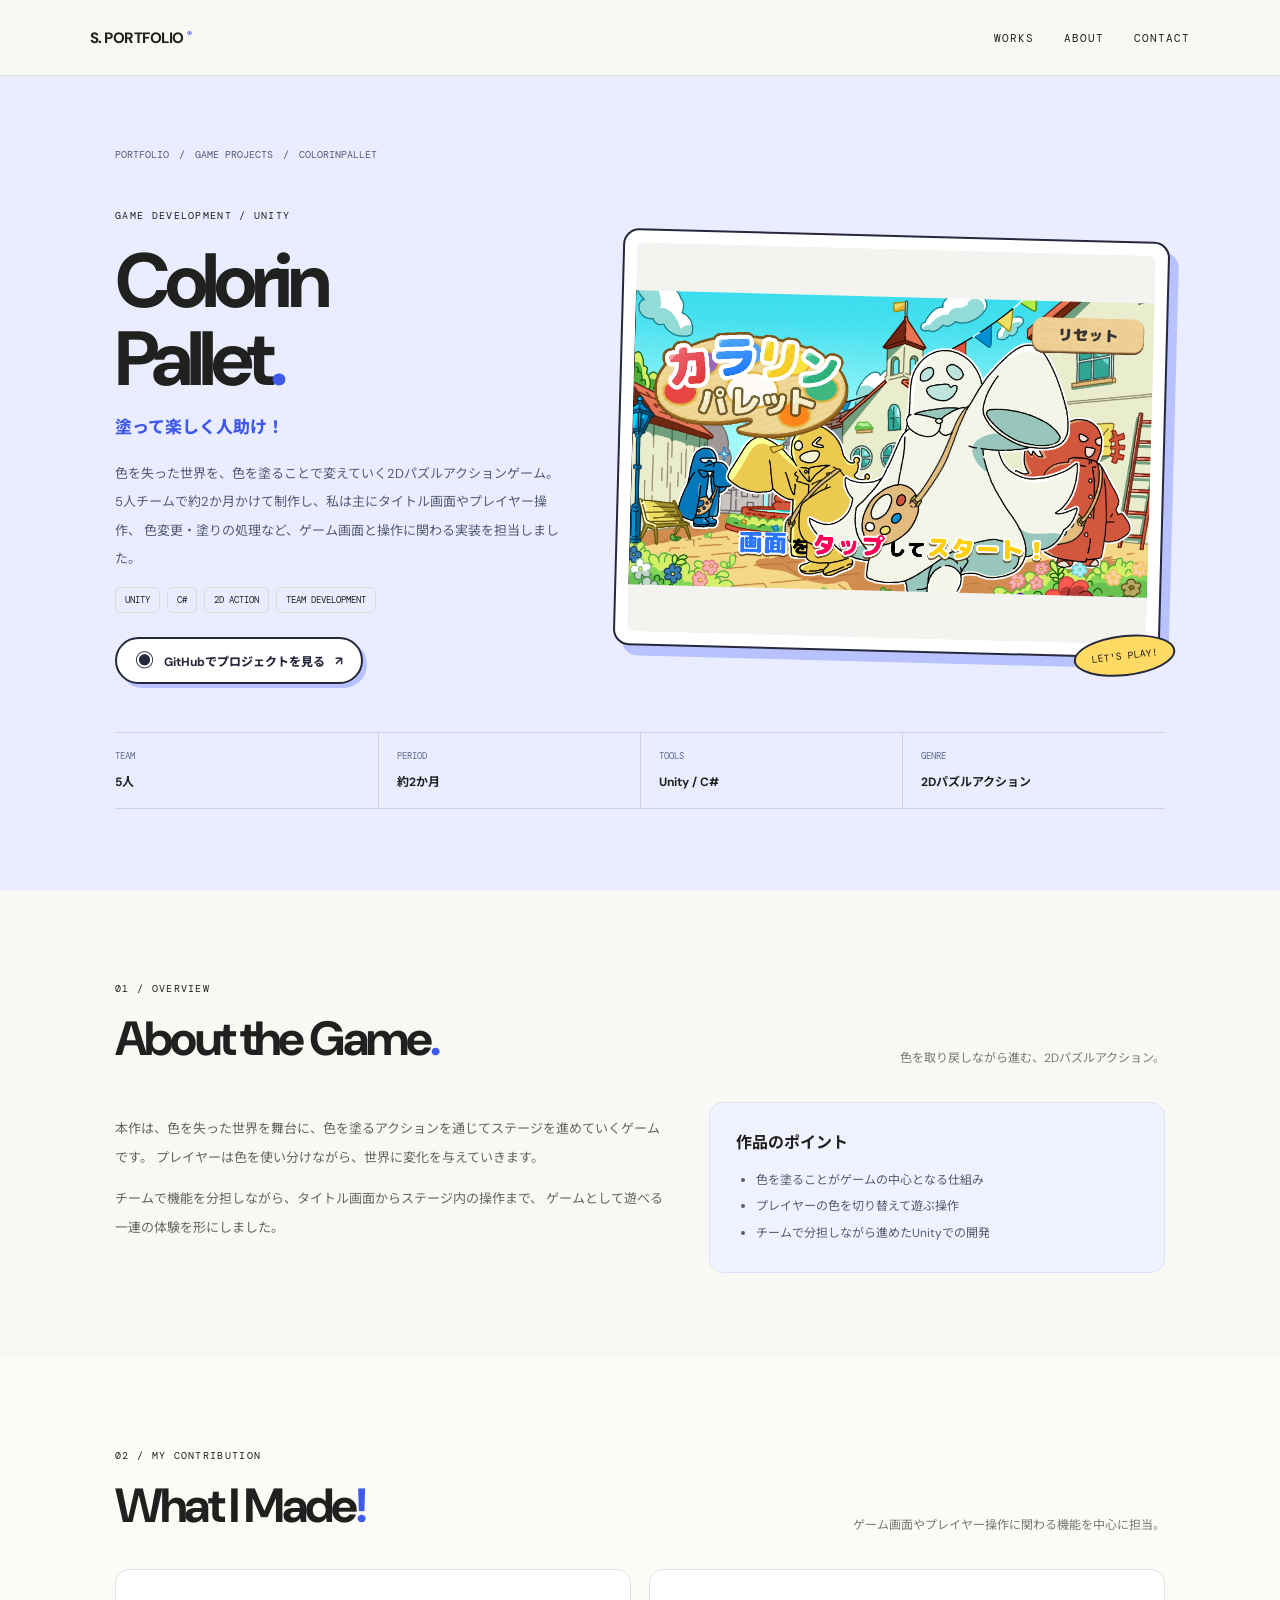
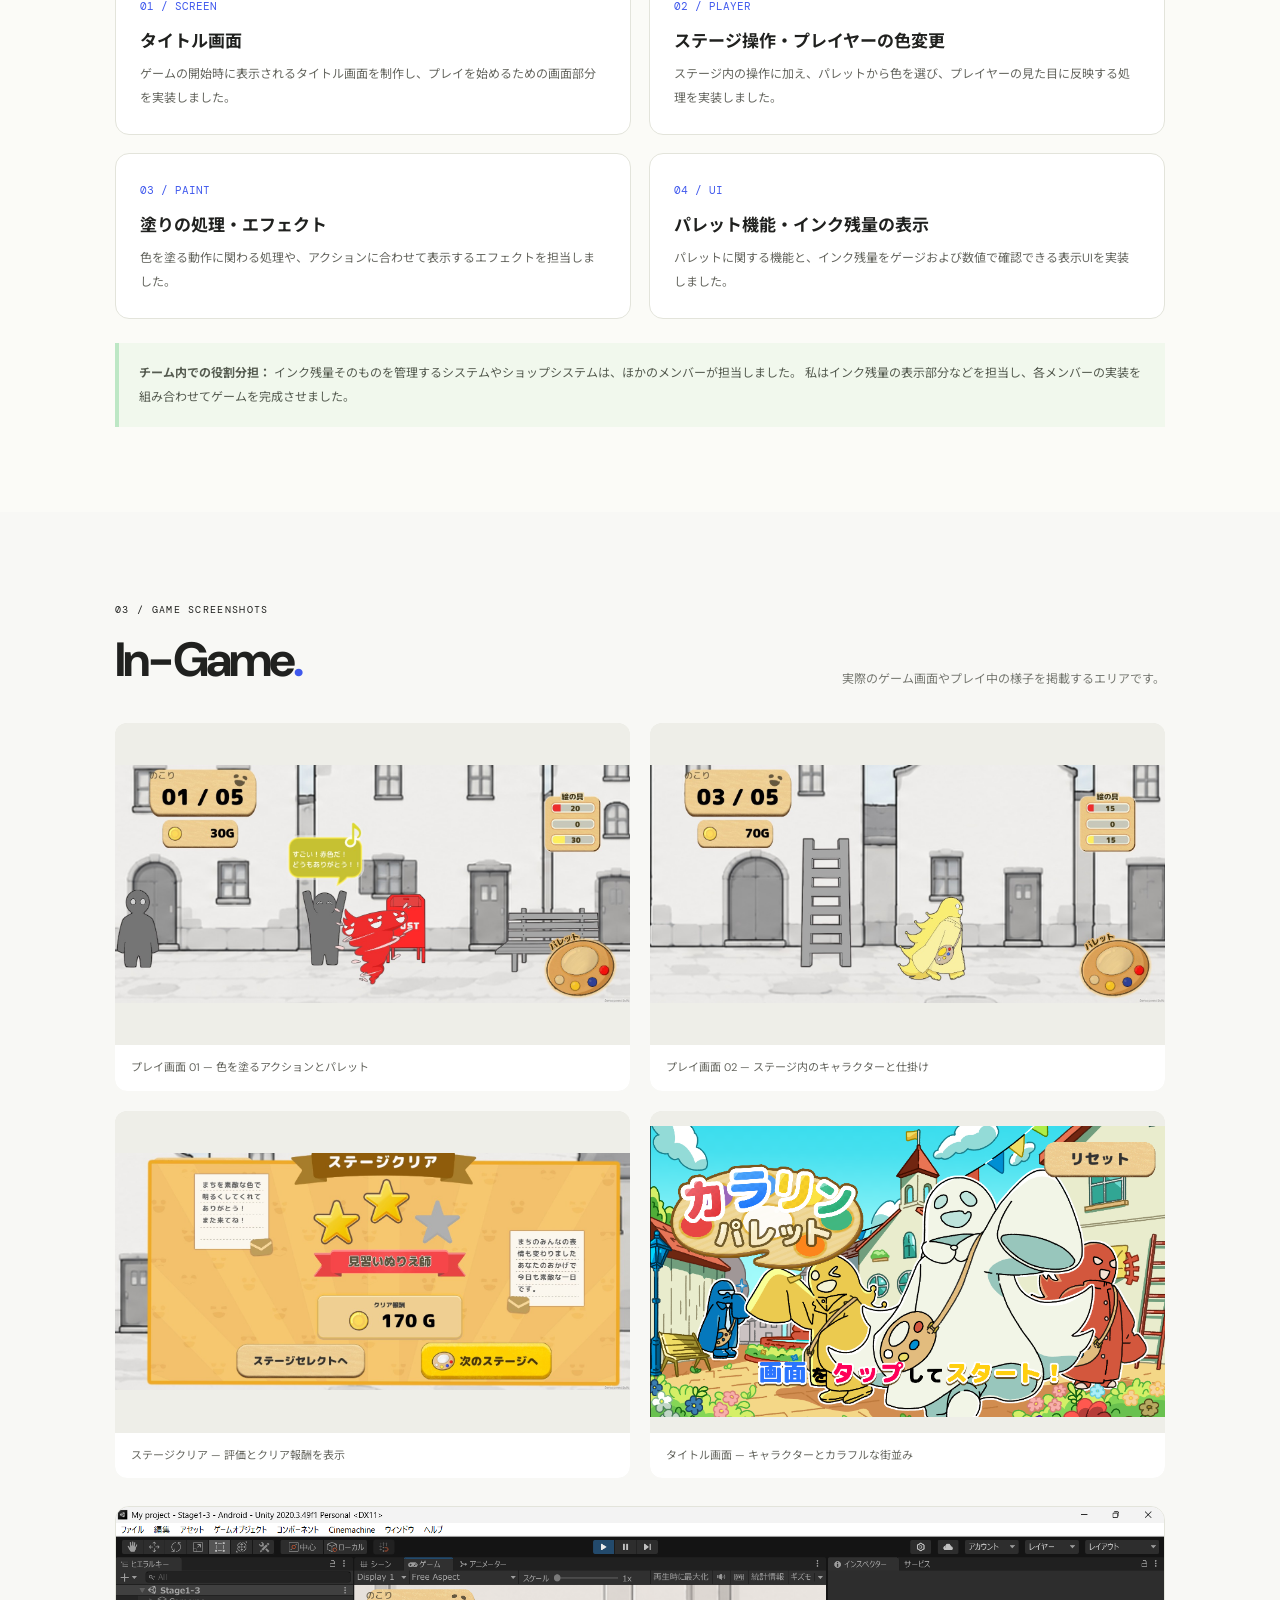
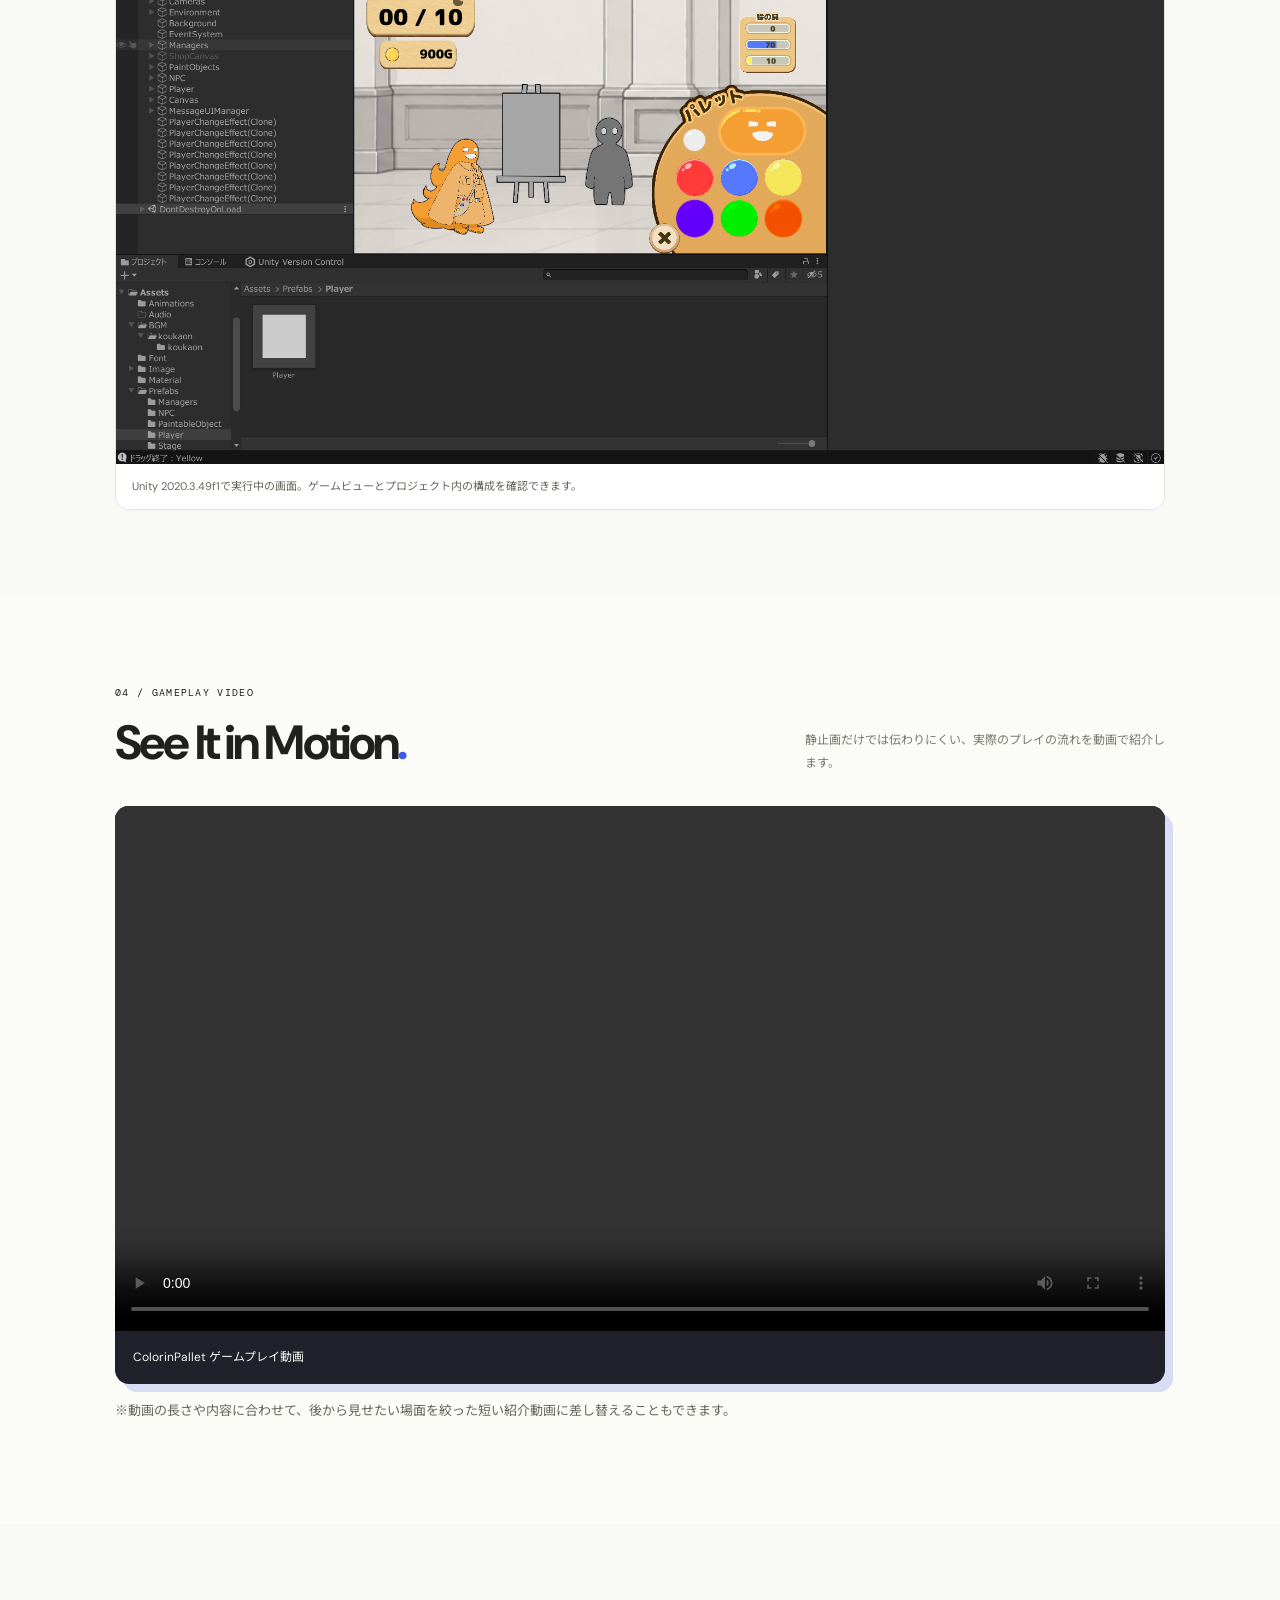
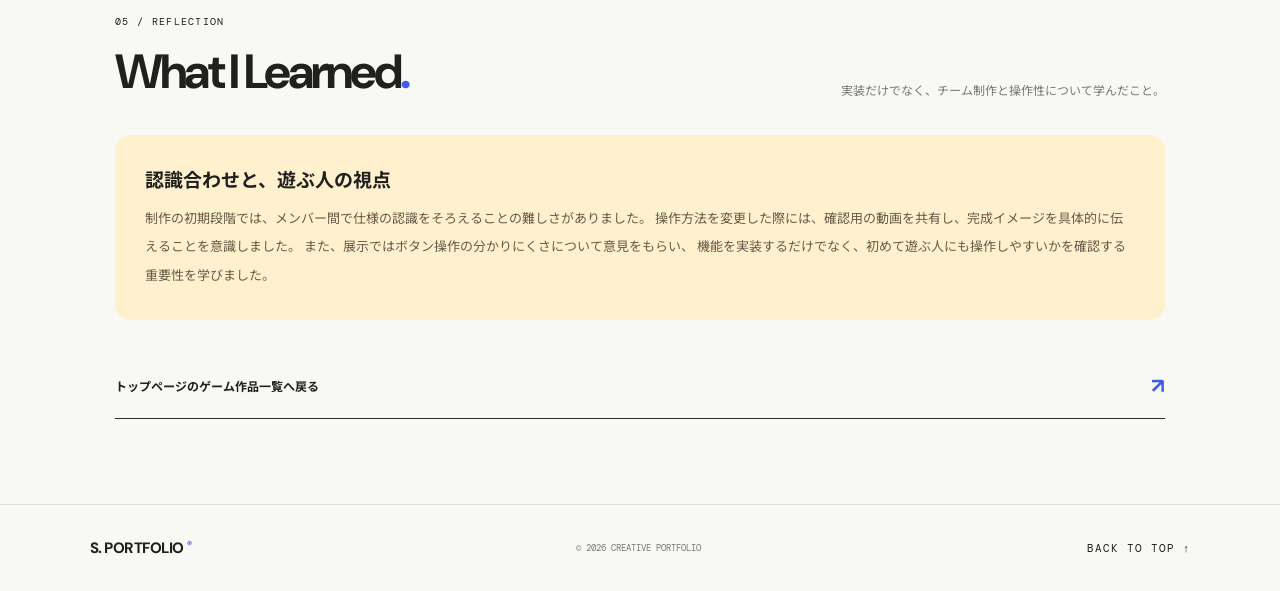
<file: colorinpallet.html>
<!DOCTYPE html>
<html lang="ja">
<head>
  <meta charset="UTF-8">
  <meta name="viewport" content="width=device-width, initial-scale=1.0">
  <meta name="description" content="2Dパズルアクションゲーム ColorinPallet の制作内容と担当箇所を紹介します。">
  <title>ColorinPallet | S. PORTFOLIO</title>
  <link rel="stylesheet" href="style.css">
  <style>
    /* ColorinPallet 詳細ページ専用スタイル */
    .detail-hero {
      padding: 72px 9% 82px;
      background: #e9edff;
      overflow: hidden;
    }
    .detail-breadcrumb {
      display: flex;
      flex-wrap: wrap;
      gap: 10px;
      margin-bottom: 42px;
      color: #555b70;
      font: 10px var(--mono);
    }
    .detail-breadcrumb a:hover { color: var(--blue); }
    .detail-hero-grid {
      display: grid;
      grid-template-columns: 0.9fr 1.1fr;
      align-items: center;
      gap: 55px;
    }
    .detail-hero h1 {
      margin: 18px 0 14px;
      font-size: clamp(42px, 6vw, 78px);
      line-height: 1.02;
      letter-spacing: -0.07em;
      overflow-wrap: anywhere;
    }
    .detail-tagline {
      margin: 0 0 22px;
      color: var(--blue);
      font-size: 17px;
      font-weight: 800;
    }
    .detail-lead {
      max-width: 470px;
      color: #555b70;
      font-size: 13px;
      line-height: 2.2;
    }
    .detail-hero-image {
      position: relative;
      padding: 12px;
      border: 2px solid #26283b;
      border-radius: 16px;
      background: white;
      box-shadow: 9px 10px 0 #b7c2ff;
      transform: rotate(1.5deg);
    }
    .detail-hero-image img {
      display: block;
      width: 100%;
      max-height: 440px;
      aspect-ratio: 4 / 3;
      object-fit: contain;
      border-radius: 8px;
      background: #f3f3ef;
    }
    .detail-sticker {
      position: absolute;
      right: -18px;
      bottom: -20px;
      padding: 12px 16px;
      border: 2px solid #26283b;
      border-radius: 50%;
      background: var(--yellow);
      font: 10px var(--mono);
      transform: rotate(-8deg);
    }
    .detail-facts {
      display: grid;
      grid-template-columns: repeat(4, minmax(0, 1fr));
      margin-top: 48px;
      border-top: 1px solid #cbd0ed;
      border-bottom: 1px solid #cbd0ed;
    }
    .detail-fact {
      padding: 17px 12px 17px 0;
    }
    .detail-fact + .detail-fact {
      padding-left: 18px;
      border-left: 1px solid #cbd0ed;
    }
    .detail-fact span {
      display: block;
      margin-bottom: 8px;
      color: #626b91;
      font: 9px var(--mono);
    }
    .detail-fact strong { font-size: 12px; }
    .detail-section {
      padding: 85px 9%;
    }
    .detail-section:nth-of-type(odd) { background: #fbfbf7; }
    .detail-section-heading {
      display: flex;
      align-items: end;
      justify-content: space-between;
      gap: 20px;
      margin-bottom: 32px;
    }
    .detail-section-heading h2 {
      margin: 10px 0 0;
      font-size: clamp(30px, 4vw, 48px);
      letter-spacing: -0.06em;
    }
    .detail-section-heading > p {
      max-width: 360px;
      margin: 0;
      color: var(--muted);
      font-size: 12px;
      line-height: 1.9;
    }
    .detail-overview {
      display: grid;
      grid-template-columns: 1.1fr 0.9fr;
      gap: 36px;
      align-items: start;
    }
    .detail-body-copy {
      color: #65665f;
      font-size: 13px;
      line-height: 2.2;
    }
    .detail-highlight {
      padding: 26px;
      border: 1px solid #dfe2f5;
      border-radius: 14px;
      background: #f0f2ff;
    }
    .detail-highlight h3 {
      margin: 0 0 14px;
      font-size: 16px;
    }
    .detail-highlight ul {
      margin: 0;
      padding-left: 20px;
      color: #555b70;
      font-size: 12px;
      line-height: 2.2;
    }
    .contribution-grid {
      display: grid;
      grid-template-columns: repeat(2, minmax(0, 1fr));
      gap: 18px;
    }
    .contribution-card {
      padding: 24px;
      border: 1px solid #e3e4db;
      border-radius: 14px;
      background: white;
    }
    .contribution-card .contribution-number {
      color: var(--blue);
      font: 11px var(--mono);
    }
    .contribution-card h3 {
      margin: 12px 0 10px;
      font-size: 17px;
    }
    .contribution-card p {
      margin: 0;
      color: #65665f;
      font-size: 12px;
      line-height: 2;
    }
    .detail-note {
      margin-top: 24px;
      padding: 18px 20px;
      border-left: 4px solid var(--green);
      background: #f1f8ed;
      color: #555b50;
      font-size: 12px;
      line-height: 2;
    }
    .gallery-placeholder {
      display: grid;
      grid-template-columns: 1fr 1fr;
      gap: 20px;
    }
    .gallery-item {
      overflow: hidden;
      border-radius: 12px;
      background: #eeeee8;
    }
    .gallery-item img {
      display: block;
      width: 100%;
      aspect-ratio: 16 / 10;
      object-fit: contain;
      background: #eeeee8;
    }
    .gallery-caption {
      padding: 13px 16px;
      color: #65665f;
      font-size: 11px;
      line-height: 1.8;
      background: white;
    }
    .unity-preview {
      margin-top: 28px;
      overflow: hidden;
      border: 1px solid #e3e4db;
      border-radius: 14px;
      background: white;
    }
    .unity-preview img {
      display: block;
      width: 100%;
      height: auto;
    }
    .video-panel {
      overflow: hidden;
      border-radius: 14px;
      background: #20212a;
      box-shadow: 8px 8px 0 #d8dcf5;
    }
    .video-panel video {
      display: block;
      width: 100%;
      max-height: 620px;
      background: #111;
    }
    .video-caption {
      padding: 15px 18px;
      color: #f7f7f2;
      font-size: 12px;
      line-height: 1.9;
    }
    .reflection-panel {
      padding: 30px;
      border-radius: 16px;
      background: #fff0ce;
    }
    .reflection-panel h3 {
      margin: 0 0 12px;
      font-size: 19px;
    }
    .reflection-panel p {
      margin: 0;
      color: #665d48;
      font-size: 13px;
      line-height: 2.2;
    }
    .detail-back {
      display: flex;
      justify-content: space-between;
      align-items: center;
      gap: 16px;
      margin-top: 34px;
      padding: 18px 0;
      border-bottom: 1px solid #282923;
      font-size: 12px;
      font-weight: 700;
    }
    .detail-back span { color: var(--blue); font-size: 21px; }
    .detail-back:hover { color: var(--blue); }
    @media (max-width: 760px) {
      .detail-hero { padding: 48px 6% 62px; }
      .detail-hero-grid, .detail-overview { grid-template-columns: 1fr; gap: 30px; }
      .detail-hero-image { width: min(100%, 560px); margin: 0 auto; }
      .detail-facts { grid-template-columns: repeat(2, minmax(0, 1fr)); }
      .detail-fact:nth-child(3) { border-left: 0; padding-left: 0; border-top: 1px solid #cbd0ed; }
      .detail-fact:nth-child(4) { border-top: 1px solid #cbd0ed; }
      .detail-section { padding: 65px 6%; }
      .detail-section-heading { align-items: start; flex-direction: column; }
    }
    @media (max-width: 520px) {
      .contribution-grid, .gallery-placeholder { grid-template-columns: 1fr; }
      .contribution-card, .reflection-panel { padding: 20px; }
      .detail-facts { margin-top: 38px; }
    }

    .github-project-link {
      display: inline-flex; align-items: center; gap: 10px;
      margin-top: 24px; padding: 12px 18px;
      border: 2px solid #26283b; border-radius: 999px;
      background: #fff; color: #26283b; text-decoration: none;
      font-size: 12px; font-weight: 800;
      box-shadow: 4px 4px 0 #b7c2ff; transition: transform .2s, box-shadow .2s;
    }
    .github-project-link:hover { transform: translate(2px, 2px); box-shadow: 2px 2px 0 #b7c2ff; }
    .github-project-link .github-mark { font-size: 19px; line-height: 1; }
  </style>
</head>
<body>
  <header class="header">
    <a href="index.html" class="logo">S. PORTFOLIO<span>®</span></a>
    <nav>
      <a href="index.html#games">WORKS</a>
      <a href="index.html#about">ABOUT</a>
      <a href="index.html#contact">CONTACT</a>
    </nav>
  </header>

  <main>
    <section class="detail-hero">
      <div class="detail-breadcrumb">
        <a href="index.html">PORTFOLIO</a><span>/</span><a href="index.html#games">GAME PROJECTS</a><span>/</span><span>COLORINPALLET</span>
      </div>
      <div class="detail-hero-grid">
        <div>
          <span class="eyebrow">GAME DEVELOPMENT / UNITY</span>
          <h1>Colorin<br>Pallet<span class="blue-dot">.</span></h1>
          <p class="detail-tagline">塗って楽しく人助け！</p>
          <p class="detail-lead">
            色を失った世界を、色を塗ることで変えていく2Dパズルアクションゲーム。
            5人チームで約2か月かけて制作し、私は主にタイトル画面やプレイヤー操作、
            色変更・塗りの処理など、ゲーム画面と操作に関わる実装を担当しました。
          </p>
          <div class="project-tags">
            <span>UNITY</span><span>C#</span><span>2D ACTION</span><span>TEAM DEVELOPMENT</span>
          </div>
          <a class="github-project-link" href="https://github.com/nomashii/ColorinPallet" target="_blank" rel="noopener noreferrer">
            <span class="github-mark" aria-hidden="true">◉</span> GitHubでプロジェクトを見る <span aria-hidden="true">↗</span>
          </a>

        </div>
        <div class="detail-hero-image">
          <img src="images/colorinpallet-title.png" alt="ColorinPalletのタイトル画面">
          <span class="detail-sticker">LET'S PLAY!</span>
        </div>
      </div>
      <div class="detail-facts">
        <div class="detail-fact"><span>TEAM</span><strong>5人</strong></div>
        <div class="detail-fact"><span>PERIOD</span><strong>約2か月</strong></div>
        <div class="detail-fact"><span>TOOLS</span><strong>Unity / C#</strong></div>
        <div class="detail-fact"><span>GENRE</span><strong>2Dパズルアクション</strong></div>
      </div>
    </section>

    <section class="detail-section">
      <div class="detail-section-heading">
        <div><span class="eyebrow">01 / OVERVIEW</span><h2>About the Game<span class="blue-dot">.</span></h2></div>
        <p>色を取り戻しながら進む、2Dパズルアクション。</p>
      </div>
      <div class="detail-overview">
        <div class="detail-body-copy">
          <p>
            本作は、色を失った世界を舞台に、色を塗るアクションを通じてステージを進めていくゲームです。
            プレイヤーは色を使い分けながら、世界に変化を与えていきます。
          </p>
          <p>
            チームで機能を分担しながら、タイトル画面からステージ内の操作まで、
            ゲームとして遊べる一連の体験を形にしました。
          </p>
        </div>
        <aside class="detail-highlight">
          <h3>作品のポイント</h3>
          <ul>
            <li>色を塗ることがゲームの中心となる仕組み</li>
            <li>プレイヤーの色を切り替えて遊ぶ操作</li>
            <li>チームで分担しながら進めたUnityでの開発</li>
          </ul>
        </aside>
      </div>
    </section>

    <section class="detail-section">
      <div class="detail-section-heading">
        <div><span class="eyebrow">02 / MY CONTRIBUTION</span><h2>What I Made<span class="blue-dot">!</span></h2></div>
        <p>ゲーム画面やプレイヤー操作に関わる機能を中心に担当。</p>
      </div>
      <div class="contribution-grid">
        <article class="contribution-card">
          <span class="contribution-number">01 / SCREEN</span>
          <h3>タイトル画面</h3>
          <p>ゲームの開始時に表示されるタイトル画面を制作し、プレイを始めるための画面部分を実装しました。</p>
        </article>
        <article class="contribution-card">
          <span class="contribution-number">02 / PLAYER</span>
          <h3>ステージ操作・プレイヤーの色変更</h3>
          <p>ステージ内の操作に加え、パレットから色を選び、プレイヤーの見た目に反映する処理を実装しました。</p>
        </article>
        <article class="contribution-card">
          <span class="contribution-number">03 / PAINT</span>
          <h3>塗りの処理・エフェクト</h3>
          <p>色を塗る動作に関わる処理や、アクションに合わせて表示するエフェクトを担当しました。</p>
        </article>
        <article class="contribution-card">
          <span class="contribution-number">04 / UI</span>
          <h3>パレット機能・インク残量の表示</h3>
          <p>パレットに関する機能と、インク残量をゲージおよび数値で確認できる表示UIを実装しました。</p>
        </article>
      </div>
      <div class="detail-note">
        <strong>チーム内での役割分担：</strong>
        インク残量そのものを管理するシステムやショップシステムは、ほかのメンバーが担当しました。
        私はインク残量の表示部分などを担当し、各メンバーの実装を組み合わせてゲームを完成させました。
      </div>
    </section>

    <section class="detail-section">
      <div class="detail-section-heading">
        <div><span class="eyebrow">03 / GAME SCREENSHOTS</span><h2>In-Game<span class="blue-dot">.</span></h2></div>
        <p>実際のゲーム画面やプレイ中の様子を掲載するエリアです。</p>
      </div>
      <div class="gallery-placeholder">
        <div class="gallery-item">
          <img src="images/colorinpallet-gameplay-01.jpg" alt="赤い色を塗ったキャラクターとパレットのゲーム画面">
          <div class="gallery-caption">プレイ画面 01 — 色を塗るアクションとパレット</div>
        </div>
        <div class="gallery-item">
          <img src="images/colorinpallet-gameplay-02.jpg" alt="黄色いキャラクターがステージを進むゲーム画面">
          <div class="gallery-caption">プレイ画面 02 — ステージ内のキャラクターと仕掛け</div>
        </div>
        <div class="gallery-item">
          <img src="images/colorinpallet-clear.jpg" alt="ステージクリア画面">
          <div class="gallery-caption">ステージクリア — 評価とクリア報酬を表示</div>
        </div>
        <div class="gallery-item">
          <img src="images/colorinpallet-title.png" alt="ColorinPalletのタイトル画面">
          <div class="gallery-caption">タイトル画面 — キャラクターとカラフルな街並み</div>
        </div>
      </div>
      <div class="unity-preview">
        <img src="images/colorinpallet-unity.png" alt="UnityエディターでColorinPalletを実行している画面">
        <div class="gallery-caption">Unity 2020.3.49f1で実行中の画面。ゲームビューとプロジェクト内の構成を確認できます。</div>
      </div>
    </section>

    <section class="detail-section">
      <div class="detail-section-heading">
        <div><span class="eyebrow">04 / GAMEPLAY VIDEO</span><h2>See It in Motion<span class="blue-dot">.</span></h2></div>
        <p>静止画だけでは伝わりにくい、実際のプレイの流れを動画で紹介します。</p>
      </div>
      <div class="video-panel">
        <video controls preload="metadata" playsinline>
          <source src="videos/colorinpallet-gameplay.mp4" type="video/mp4">
          お使いのブラウザでは動画を再生できません。
        </video>
        <div class="video-caption">ColorinPallet ゲームプレイ動画</div>
      </div>
      <p class="detail-body-copy">※動画の長さや内容に合わせて、後から見せたい場面を絞った短い紹介動画に差し替えることもできます。</p>
    </section>

    <section class="detail-section">
      <div class="detail-section-heading">
        <div><span class="eyebrow">05 / REFLECTION</span><h2>What I Learned<span class="blue-dot">.</span></h2></div>
        <p>実装だけでなく、チーム制作と操作性について学んだこと。</p>
      </div>
      <div class="reflection-panel">
        <h3>認識合わせと、遊ぶ人の視点</h3>
        <p>
          制作の初期段階では、メンバー間で仕様の認識をそろえることの難しさがありました。
          操作方法を変更した際には、確認用の動画を共有し、完成イメージを具体的に伝えることを意識しました。
          また、展示ではボタン操作の分かりにくさについて意見をもらい、
          機能を実装するだけでなく、初めて遊ぶ人にも操作しやすいかを確認する重要性を学びました。
        </p>
      </div>
      <a class="detail-back" href="index.html#games">トップページのゲーム作品一覧へ戻る <span>↗</span></a>
    </section>
  </main>

  <footer class="footer">
    <a href="index.html" class="logo">S. PORTFOLIO<span>®</span></a>
    <p>© 2026 CREATIVE PORTFOLIO</p>
    <a href="index.html#home">BACK TO TOP ↑</a>
  </footer>
</body>
</html>
</file>
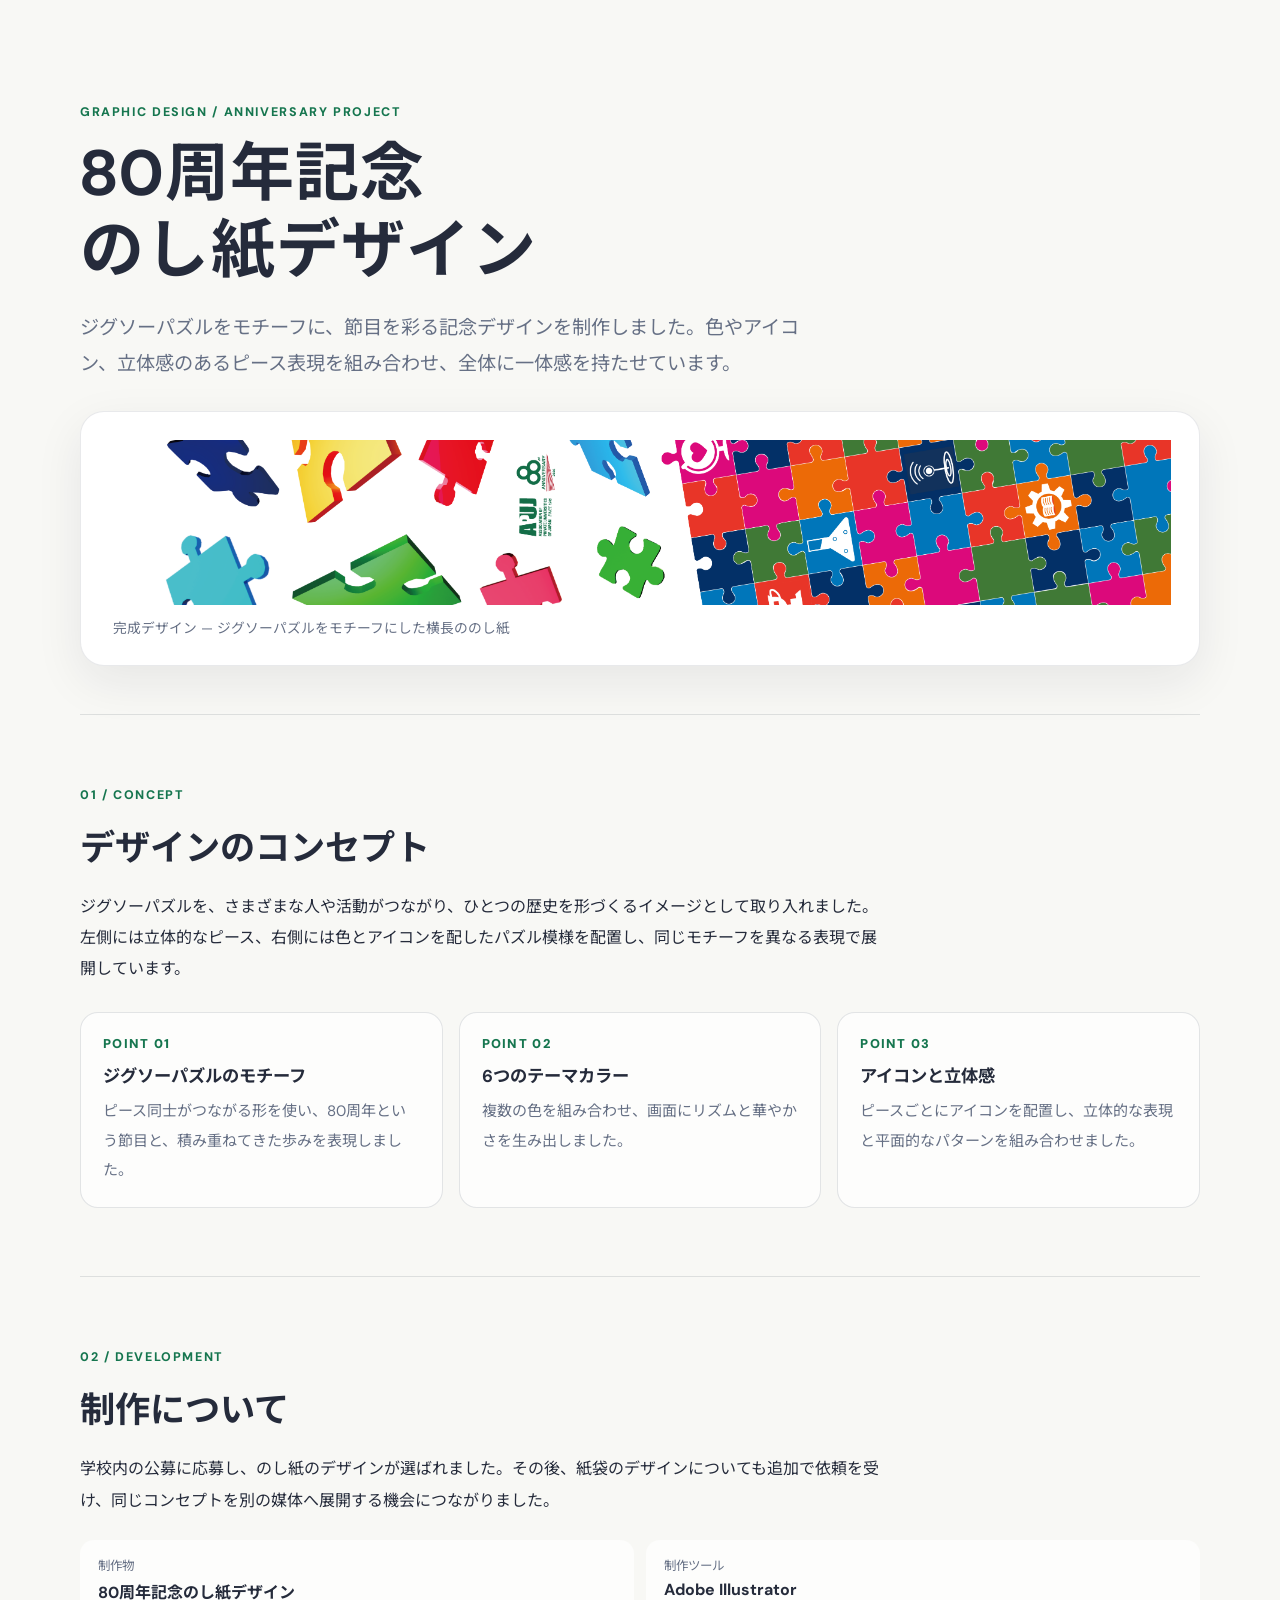
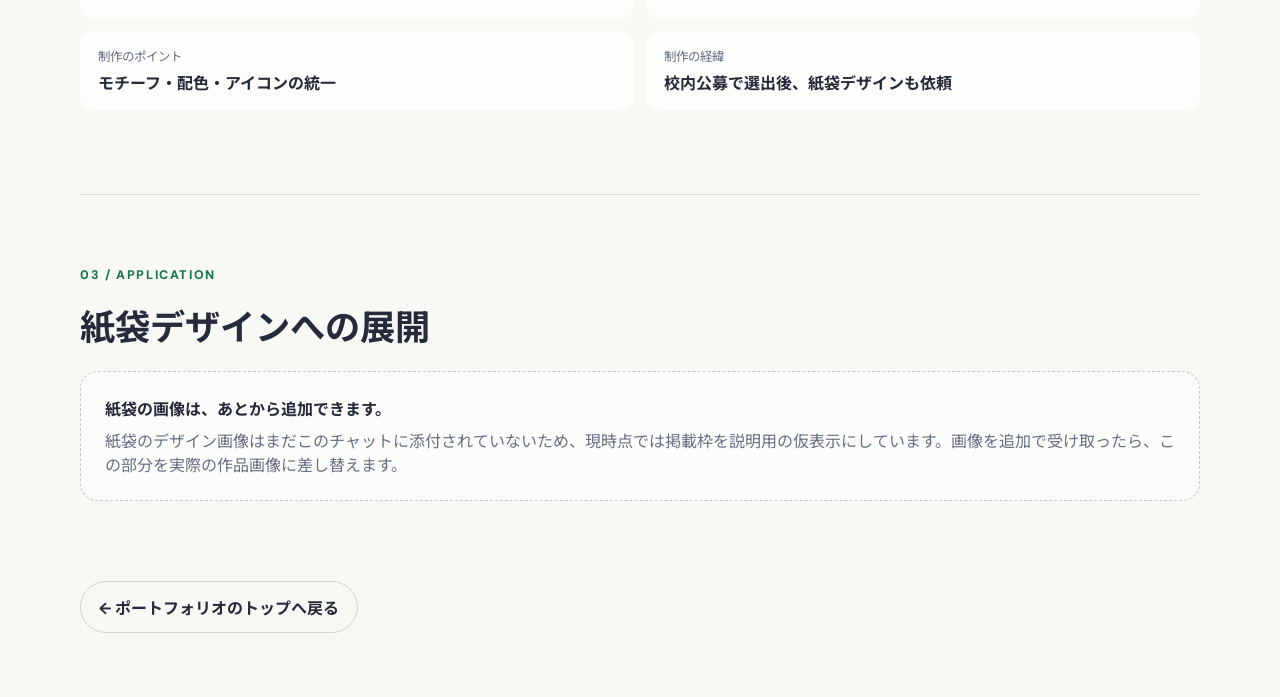
<file: noshi-design.html>
<!DOCTYPE html>
<html lang="ja">
<head>
  <meta charset="UTF-8">
  <meta name="viewport" content="width=device-width, initial-scale=1.0">
  <meta name="description" content="80周年記念のし紙デザインの制作意図と工夫を紹介します。">
  <title>80周年記念のし紙デザイン | S. PORTFOLIO</title>
  <link rel="stylesheet" href="style.css">
  <style>
    .noshi-page { --noshi-ink:#252b3b; --noshi-muted:#667085; color:var(--noshi-ink); }
    .noshi-page * { box-sizing:border-box; }
    .noshi-wrap { width:min(1120px, calc(100% - 40px)); margin:0 auto; }
    .noshi-hero { padding:clamp(52px, 8vw, 100px) 0 48px; }
    .noshi-eyebrow { display:inline-block; margin-bottom:16px; font-size:.78rem; font-weight:800; letter-spacing:.13em; color:#16764f; }
    .noshi-hero h1 { margin:0 0 20px; font-size:clamp(2rem, 5vw, 4rem); line-height:1.2; letter-spacing:.02em; }
    .noshi-lead { max-width:720px; font-size:clamp(1rem, 2vw, 1.2rem); line-height:1.9; color:var(--noshi-muted); }
    .noshi-art-frame { margin:28px 0 0; padding:clamp(12px, 2.5vw, 28px); background:#fff; border:1px solid rgba(30,40,60,.1); border-radius:24px; box-shadow:0 16px 48px rgba(20,30,50,.08); }
    .noshi-art-frame img { display:block; width:100%; height:auto; }
    .noshi-caption { margin:12px 4px 0; color:var(--noshi-muted); font-size:.86rem; }
    .noshi-section { padding:clamp(38px, 6vw, 68px) 0; border-top:1px solid rgba(30,40,60,.12); }
    .noshi-section h2 { margin:0 0 20px; font-size:clamp(1.45rem, 3vw, 2.2rem); }
    .noshi-section p { max-width:800px; line-height:1.95; }
    .noshi-points { display:grid; grid-template-columns:repeat(3, minmax(0,1fr)); gap:16px; margin-top:28px; }
    .noshi-point { padding:22px; border:1px solid rgba(30,40,60,.12); border-radius:18px; background:rgba(255,255,255,.72); }
    .noshi-point .num { display:block; margin-bottom:10px; color:#16764f; font-size:.8rem; font-weight:900; letter-spacing:.1em; }
    .noshi-point h3 { margin:0 0 10px; font-size:1.08rem; }
    .noshi-point p { margin:0; color:var(--noshi-muted); font-size:.94rem; }
    .noshi-bag-note { padding:24px; border:1px dashed rgba(30,40,60,.25); border-radius:18px; color:var(--noshi-muted); background:rgba(255,255,255,.5); }
    .noshi-bag-note strong { display:block; margin-bottom:8px; color:var(--noshi-ink); }
    .noshi-meta { display:grid; grid-template-columns:repeat(2,minmax(0,1fr)); gap:12px; margin-top:24px; }
    .noshi-meta div { padding:16px 18px; border-radius:14px; background:rgba(255,255,255,.7); }
    .noshi-meta dt { margin-bottom:5px; font-size:.78rem; color:var(--noshi-muted); }
    .noshi-meta dd { margin:0; font-weight:700; }
    .noshi-back { display:inline-flex; align-items:center; gap:10px; margin:12px 0 64px; padding:13px 18px; border:1px solid rgba(30,40,60,.18); border-radius:999px; color:inherit; text-decoration:none; font-weight:700; }
    .noshi-back:hover { transform:translateY(-2px); }
    @media (max-width:700px) { .noshi-points { grid-template-columns:1fr; } .noshi-meta { grid-template-columns:1fr; } .noshi-wrap { width:min(100% - 28px,1120px); } }
  </style>
</head>
<body>
  <main class="noshi-page">
    <header class="noshi-hero noshi-wrap">
      <span class="noshi-eyebrow">GRAPHIC DESIGN / ANNIVERSARY PROJECT</span>
      <h1>80周年記念<br>のし紙デザイン</h1>
      <p class="noshi-lead">ジグソーパズルをモチーフに、節目を彩る記念デザインを制作しました。色やアイコン、立体感のあるピース表現を組み合わせ、全体に一体感を持たせています。</p>
      <figure class="noshi-art-frame">
        <img src="images/noshi-design.png" alt="ジグソーパズルのピースとカラフルなパズル模様を組み合わせた80周年記念のし紙デザイン">
        <figcaption class="noshi-caption">完成デザイン — ジグソーパズルをモチーフにした横長ののし紙</figcaption>
      </figure>
    </header>

    <section class="noshi-section noshi-wrap">
      <span class="noshi-eyebrow">01 / CONCEPT</span>
      <h2>デザインのコンセプト</h2>
      <p>ジグソーパズルを、さまざまな人や活動がつながり、ひとつの歴史を形づくるイメージとして取り入れました。左側には立体的なピース、右側には色とアイコンを配したパズル模様を配置し、同じモチーフを異なる表現で展開しています。</p>
      <div class="noshi-points">
        <article class="noshi-point"><span class="num">POINT 01</span><h3>ジグソーパズルのモチーフ</h3><p>ピース同士がつながる形を使い、80周年という節目と、積み重ねてきた歩みを表現しました。</p></article>
        <article class="noshi-point"><span class="num">POINT 02</span><h3>6つのテーマカラー</h3><p>複数の色を組み合わせ、画面にリズムと華やかさを生み出しました。</p></article>
        <article class="noshi-point"><span class="num">POINT 03</span><h3>アイコンと立体感</h3><p>ピースごとにアイコンを配置し、立体的な表現と平面的なパターンを組み合わせました。</p></article>
      </div>
    </section>

    <section class="noshi-section noshi-wrap">
      <span class="noshi-eyebrow">02 / DEVELOPMENT</span>
      <h2>制作について</h2>
      <p>学校内の公募に応募し、のし紙のデザインが選ばれました。その後、紙袋のデザインについても追加で依頼を受け、同じコンセプトを別の媒体へ展開する機会につながりました。</p>
      <dl class="noshi-meta">
        <div><dt>制作物</dt><dd>80周年記念のし紙デザイン</dd></div>
        <div><dt>制作ツール</dt><dd>Adobe Illustrator</dd></div>
        <div><dt>制作のポイント</dt><dd>モチーフ・配色・アイコンの統一</dd></div>
        <div><dt>制作の経緯</dt><dd>校内公募で選出後、紙袋デザインも依頼</dd></div>
      </dl>
    </section>

    <section class="noshi-section noshi-wrap">
      <span class="noshi-eyebrow">03 / APPLICATION</span>
      <h2>紙袋デザインへの展開</h2>
      <div class="noshi-bag-note">
        <strong>紙袋の画像は、あとから追加できます。</strong>
        紙袋のデザイン画像はまだこのチャットに添付されていないため、現時点では掲載枠を説明用の仮表示にしています。画像を追加で受け取ったら、この部分を実際の作品画像に差し替えます。
      </div>
    </section>

    <footer class="noshi-wrap">
      <a class="noshi-back" href="index.html#works">← ポートフォリオのトップへ戻る</a>
    </footer>
  </main>
</body>
</html>
</file>
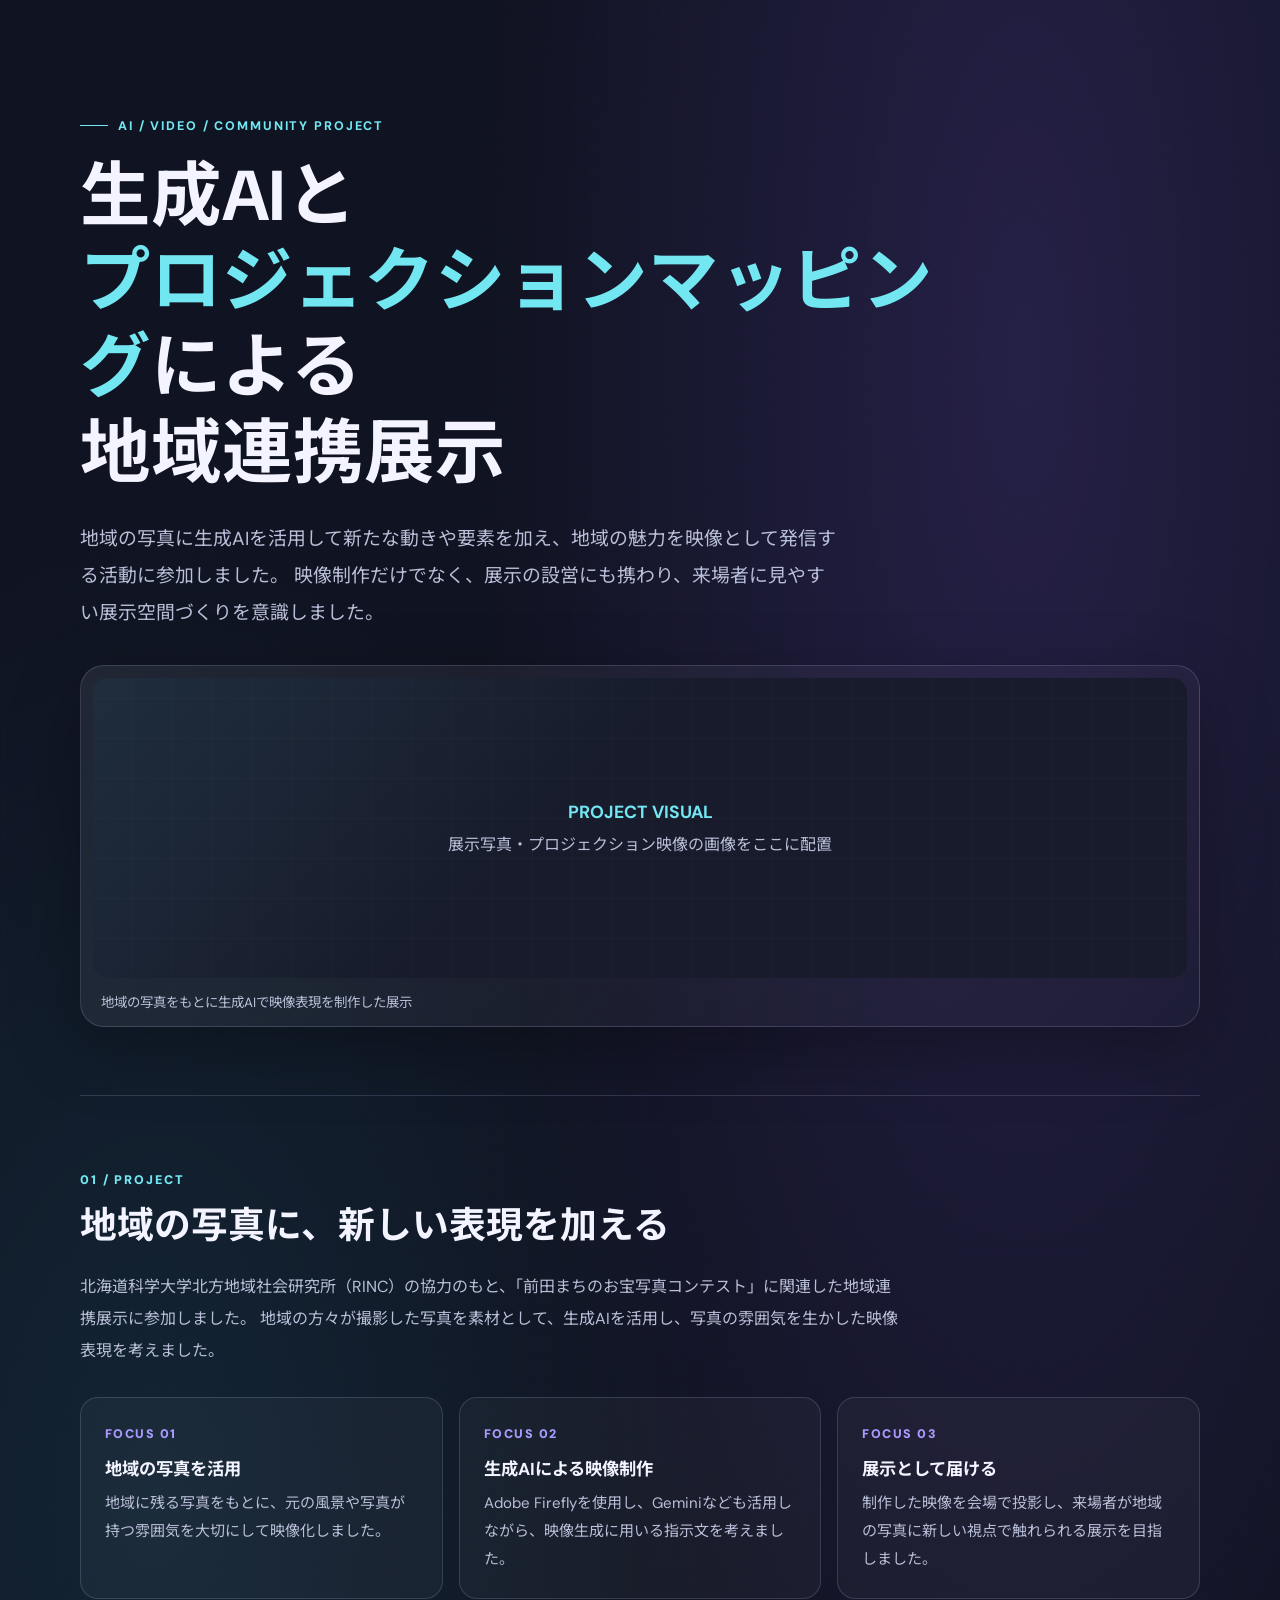
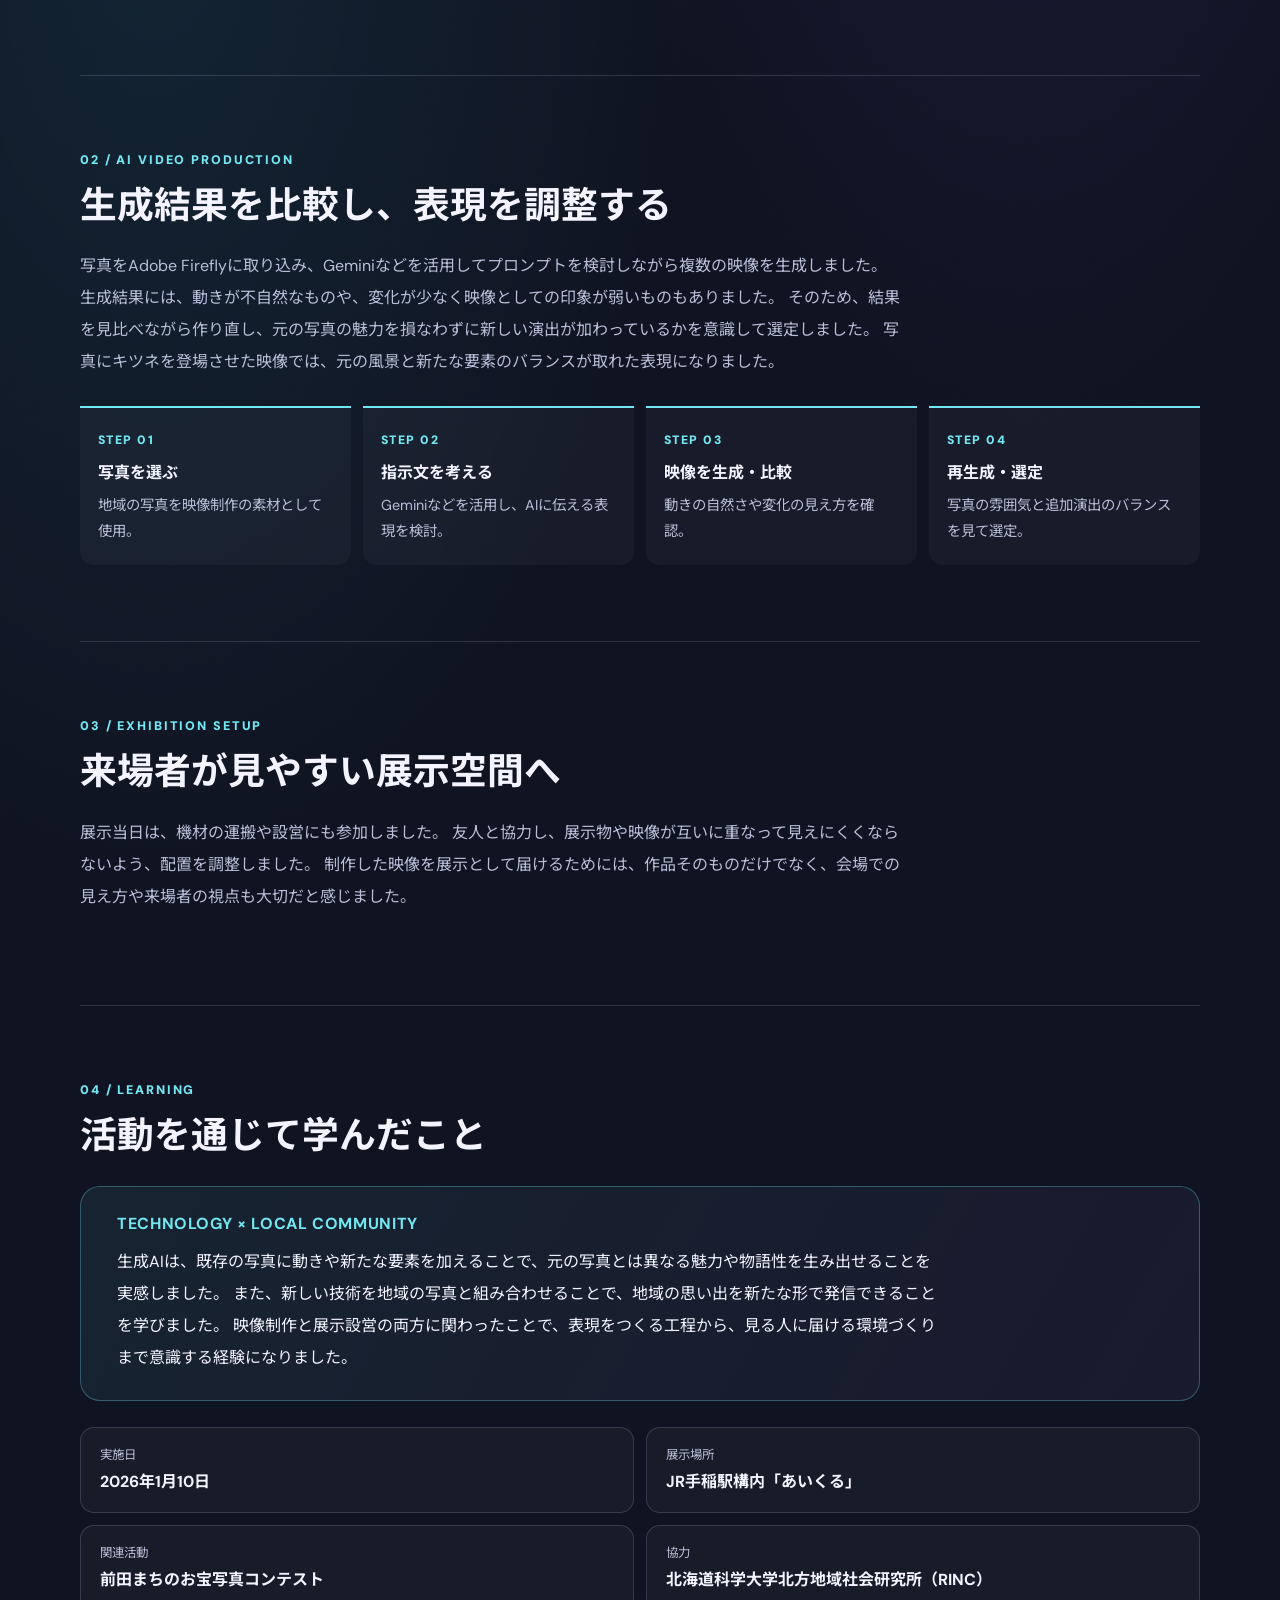
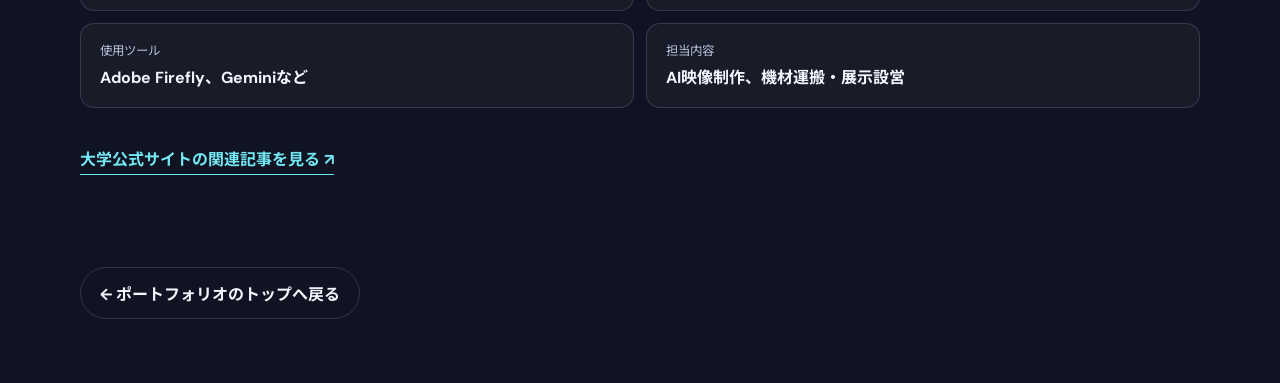
<file: projection-mapping.html>
<!DOCTYPE html>
<html lang="ja">
<head>
  <meta charset="UTF-8">
  <meta name="viewport" content="width=device-width, initial-scale=1.0">
  <meta name="description" content="生成AIとプロジェクションマッピングを活用した地域連携展示の制作・設営活動を紹介します。">
  <title>生成AIとプロジェクションマッピング | S. PORTFOLIO</title>
  <link rel="stylesheet" href="style.css">
  <style>
    .pm-page {
      --pm-ink: #f3f4ff;
      --pm-muted: #b9bfd8;
      --pm-line: rgba(205, 213, 255, .17);
      --pm-cyan: #72e7f2;
      --pm-violet: #a99aff;
      color: var(--pm-ink);
      background:
        radial-gradient(ellipse at 80% 10%, rgba(105, 73, 190, .24), transparent 38%),
        radial-gradient(ellipse at 12% 42%, rgba(40, 165, 190, .12), transparent 35%),
        #101321;
      min-height: 100vh;
      overflow: hidden;
    }
    .pm-page * { box-sizing: border-box; }
    .pm-wrap { width: min(1120px, calc(100% - 40px)); margin: 0 auto; }
    .pm-hero { padding: clamp(56px, 9vw, 110px) 0 68px; }
    .pm-eyebrow {
      display: inline-flex; align-items: center; gap: 10px;
      margin-bottom: 20px; color: var(--pm-cyan);
      font-size: .78rem; font-weight: 800; letter-spacing: .15em;
    }
    .pm-eyebrow::before { content: ""; width: 28px; height: 1px; background: currentColor; }
    .pm-hero h1 {
      margin: 0 0 24px; max-width: 900px;
      font-size: clamp(2.1rem, 5.5vw, 4.4rem); line-height: 1.22; letter-spacing: .015em;
    }
    .pm-hero h1 span { color: var(--pm-cyan); }
    .pm-lead { max-width: 760px; color: var(--pm-muted); font-size: clamp(1rem, 2vw, 1.18rem); line-height: 1.95; }
    .pm-visual {
      position: relative; margin: 34px 0 0; padding: 12px;
      border: 1px solid var(--pm-line); border-radius: 24px;
      background: linear-gradient(135deg, rgba(255,255,255,.07), rgba(255,255,255,.015));
      box-shadow: 0 22px 70px rgba(0,0,0,.28);
    }
    .pm-visual img { display:block; width:100%; height:auto; min-height:180px; object-fit:cover; border-radius:15px; }
    .pm-visual figcaption { padding: 13px 8px 3px; color: var(--pm-muted); font-size: .84rem; }
    .pm-image-placeholder {
      min-height: 300px; display:flex; align-items:center; justify-content:center; text-align:center;
      padding: 30px; border-radius:15px; color:var(--pm-muted);
      background:
        linear-gradient(135deg, rgba(114,231,242,.09), transparent 45%),
        repeating-linear-gradient(0deg, transparent 0 39px, rgba(255,255,255,.035) 40px),
        repeating-linear-gradient(90deg, transparent 0 39px, rgba(255,255,255,.035) 40px),
        #171b2b;
    }
    .pm-image-placeholder strong { display:block; color:var(--pm-cyan); margin-bottom:8px; font-size:1.1rem; }
    .pm-section { padding: clamp(42px, 6vw, 76px) 0; border-top:1px solid var(--pm-line); }
    .pm-section h2 { margin:0 0 20px; font-size:clamp(1.5rem, 3vw, 2.3rem); line-height:1.35; }
    .pm-section p { max-width:820px; line-height:2; color:var(--pm-muted); }
    .pm-section p + p { margin-top:14px; }
    .pm-number { display:block; margin-bottom:13px; color:var(--pm-cyan); font-size:.78rem; font-weight:900; letter-spacing:.15em; }
    .pm-grid { display:grid; grid-template-columns:repeat(3,minmax(0,1fr)); gap:16px; margin-top:30px; }
    .pm-card { padding:24px; border:1px solid var(--pm-line); border-radius:18px; background:rgba(255,255,255,.035); }
    .pm-card .pm-card-number { color:var(--pm-violet); font-size:.78rem; font-weight:900; letter-spacing:.12em; }
    .pm-card h3 { margin:12px 0 10px; font-size:1.08rem; }
    .pm-card p { margin:0; font-size:.94rem; line-height:1.85; }
    .pm-process { display:grid; grid-template-columns:repeat(4,minmax(0,1fr)); gap:12px; margin-top:28px; }
    .pm-step { padding:20px 18px; border-top:2px solid var(--pm-cyan); background:rgba(255,255,255,.035); border-radius:0 0 14px 14px; }
    .pm-step span { color:var(--pm-cyan); font-size:.76rem; font-weight:900; letter-spacing:.12em; }
    .pm-step h3 { margin:10px 0; font-size:1rem; }
    .pm-step p { margin:0; font-size:.9rem; line-height:1.8; }
    .pm-learning {
      margin-top:26px; padding:26px clamp(20px,4vw,36px); border:1px solid rgba(114,231,242,.3);
      border-radius:20px; background:linear-gradient(120deg,rgba(114,231,242,.08),rgba(169,154,255,.06));
    }
    .pm-learning strong { display:block; color:var(--pm-cyan); margin-bottom:12px; letter-spacing:.04em; }
    .pm-learning p { margin:0; color:var(--pm-ink); }
    .pm-meta { display:grid; grid-template-columns:repeat(2,minmax(0,1fr)); gap:12px; margin-top:26px; }
    .pm-meta div { padding:17px 19px; border:1px solid var(--pm-line); border-radius:14px; background:rgba(255,255,255,.035); }
    .pm-meta dt { margin-bottom:6px; color:var(--pm-muted); font-size:.78rem; }
    .pm-meta dd { margin:0; font-weight:700; line-height:1.6; }
    .pm-source { display:inline-flex; margin-top:22px; color:var(--pm-cyan); text-decoration:none; font-weight:700; border-bottom:1px solid currentColor; padding-bottom:4px; }
    .pm-source:hover { opacity:.75; }
    .pm-back { display:inline-flex; align-items:center; gap:10px; margin:16px 0 64px; padding:13px 19px; border:1px solid var(--pm-line); border-radius:999px; color:var(--pm-ink); text-decoration:none; font-weight:700; transition:transform .2s,background .2s; }
    .pm-back:hover { transform:translateY(-2px); background:rgba(255,255,255,.06); }
    @media(max-width:760px) {
      .pm-grid { grid-template-columns:1fr; }
      .pm-process { grid-template-columns:repeat(2,minmax(0,1fr)); }
      .pm-meta { grid-template-columns:1fr; }
      .pm-wrap { width:min(100% - 28px,1120px); }
      .pm-image-placeholder { min-height:210px; }
    }
    @media(max-width:440px) { .pm-process { grid-template-columns:1fr; } }
  </style>
</head>
<body>
  <main class="pm-page">
    <header class="pm-hero pm-wrap">
      <span class="pm-eyebrow">AI / VIDEO / COMMUNITY PROJECT</span>
      <h1>生成AIと<br><span>プロジェクションマッピング</span>による<br>地域連携展示</h1>
      <p class="pm-lead">
        地域の写真に生成AIを活用して新たな動きや要素を加え、地域の魅力を映像として発信する活動に参加しました。
        映像制作だけでなく、展示の設営にも携わり、来場者に見やすい展示空間づくりを意識しました。
      </p>
      <figure class="pm-visual">
        <!-- 画像を用意できたら src を実際のファイル名に変更してください -->
        <div class="pm-image-placeholder">
          <div><strong>PROJECT VISUAL</strong>展示写真・プロジェクション映像の画像をここに配置</div>
        </div>
        <figcaption>地域の写真をもとに生成AIで映像表現を制作した展示</figcaption>
      </figure>
    </header>

    <section class="pm-section pm-wrap">
      <span class="pm-number">01 / PROJECT</span>
      <h2>地域の写真に、新しい表現を加える</h2>
      <p>
        北海道科学大学北方地域社会研究所（RINC）の協力のもと、「前田まちのお宝写真コンテスト」に関連した地域連携展示に参加しました。
        地域の方々が撮影した写真を素材として、生成AIを活用し、写真の雰囲気を生かした映像表現を考えました。
      </p>
      <div class="pm-grid">
        <article class="pm-card">
          <span class="pm-card-number">FOCUS 01</span>
          <h3>地域の写真を活用</h3>
          <p>地域に残る写真をもとに、元の風景や写真が持つ雰囲気を大切にして映像化しました。</p>
        </article>
        <article class="pm-card">
          <span class="pm-card-number">FOCUS 02</span>
          <h3>生成AIによる映像制作</h3>
          <p>Adobe Fireflyを使用し、Geminiなども活用しながら、映像生成に用いる指示文を考えました。</p>
        </article>
        <article class="pm-card">
          <span class="pm-card-number">FOCUS 03</span>
          <h3>展示として届ける</h3>
          <p>制作した映像を会場で投影し、来場者が地域の写真に新しい視点で触れられる展示を目指しました。</p>
        </article>
      </div>
    </section>

    <section class="pm-section pm-wrap">
      <span class="pm-number">02 / AI VIDEO PRODUCTION</span>
      <h2>生成結果を比較し、表現を調整する</h2>
      <p>
        写真をAdobe Fireflyに取り込み、Geminiなどを活用してプロンプトを検討しながら複数の映像を生成しました。
        生成結果には、動きが不自然なものや、変化が少なく映像としての印象が弱いものもありました。
        そのため、結果を見比べながら作り直し、元の写真の魅力を損なわずに新しい演出が加わっているかを意識して選定しました。
        写真にキツネを登場させた映像では、元の風景と新たな要素のバランスが取れた表現になりました。
      </p>
      <div class="pm-process">
        <article class="pm-step"><span>STEP 01</span><h3>写真を選ぶ</h3><p>地域の写真を映像制作の素材として使用。</p></article>
        <article class="pm-step"><span>STEP 02</span><h3>指示文を考える</h3><p>Geminiなどを活用し、AIに伝える表現を検討。</p></article>
        <article class="pm-step"><span>STEP 03</span><h3>映像を生成・比較</h3><p>動きの自然さや変化の見え方を確認。</p></article>
        <article class="pm-step"><span>STEP 04</span><h3>再生成・選定</h3><p>写真の雰囲気と追加演出のバランスを見て選定。</p></article>
      </div>
    </section>

    <section class="pm-section pm-wrap">
      <span class="pm-number">03 / EXHIBITION SETUP</span>
      <h2>来場者が見やすい展示空間へ</h2>
      <p>
        展示当日は、機材の運搬や設営にも参加しました。
        友人と協力し、展示物や映像が互いに重なって見えにくくならないよう、配置を調整しました。
        制作した映像を展示として届けるためには、作品そのものだけでなく、会場での見え方や来場者の視点も大切だと感じました。
      </p>
      <!-- 設営写真を追加する場合は、ここに画像を挿入できます -->
    </section>

    <section class="pm-section pm-wrap">
      <span class="pm-number">04 / LEARNING</span>
      <h2>活動を通じて学んだこと</h2>
      <div class="pm-learning">
        <strong>TECHNOLOGY × LOCAL COMMUNITY</strong>
        <p>
          生成AIは、既存の写真に動きや新たな要素を加えることで、元の写真とは異なる魅力や物語性を生み出せることを実感しました。
          また、新しい技術を地域の写真と組み合わせることで、地域の思い出を新たな形で発信できることを学びました。
          映像制作と展示設営の両方に関わったことで、表現をつくる工程から、見る人に届ける環境づくりまで意識する経験になりました。
        </p>
      </div>
      <dl class="pm-meta">
        <div><dt>実施日</dt><dd>2026年1月10日</dd></div>
        <div><dt>展示場所</dt><dd>JR手稲駅構内「あいくる」</dd></div>
        <div><dt>関連活動</dt><dd>前田まちのお宝写真コンテスト</dd></div>
        <div><dt>協力</dt><dd>北海道科学大学北方地域社会研究所（RINC）</dd></div>
        <div><dt>使用ツール</dt><dd>Adobe Firefly、Geminiなど</dd></div>
        <div><dt>担当内容</dt><dd>AI映像制作、機材運搬・展示設営</dd></div>
      </dl>
      <a class="pm-source" href="https://www.hus.ac.jp/news/detail/190a31b101a7394ce56bda3808bd4c8a4dee784e-20525/" target="_blank" rel="noopener noreferrer">大学公式サイトの関連記事を見る ↗</a>
    </section>

    <footer class="pm-wrap">
      <a class="pm-back" href="index.html#design">← ポートフォリオのトップへ戻る</a>
    </footer>
  </main>
</body>
</html>
</file>
<file: style.css>
@import url('https://fonts.googleapis.com/css2?family=DM+Mono:wght@400;500&family=DM+Sans:wght@400;500;600;700;800&family=Noto+Sans+JP:wght@400;500;700&display=swap');

:root {
  --bg: #f8f8f5;
  --paper: #ffffff;
  --ink: #20211f;
  --muted: #777972;
  --blue: #3558ee;
  --line: #dedfd9;
  --mono: 'DM Mono', monospace;
  --sans: 'DM Sans', 'Noto Sans JP', sans-serif;
}

* {
  box-sizing: border-box;
}

html {
  scroll-behavior: smooth;
  scroll-padding-top: 85px;
}

body {
  margin: 0;
  background: var(--bg);
  color: var(--ink);
  font-family: var(--sans);
  -webkit-font-smoothing: antialiased;
}

a {
  color: inherit;
  text-decoration: none;
}

button {
  font: inherit;
}

.header {
  min-height: 76px;
  padding: 0 7%;
  display: flex;
  align-items: center;
  justify-content: space-between;
  border-bottom: 1px solid var(--line);
  background: var(--bg);
}

.logo {
  font-size: 15px;
  font-weight: 800;
  letter-spacing: -0.5px;
}

.logo span {
  color: var(--blue);
  font-size: 10px;
  vertical-align: top;
  margin-left: 3px;
}

.header nav {
  display: flex;
  gap: 30px;
}

.header nav a,
.footer > a:last-child {
  font-family: var(--mono);
  font-size: 11px;
  letter-spacing: 1px;
}

.header nav a:hover,
.footer a:hover {
  color: var(--blue);
}

.hero {
  position: relative;
  overflow: hidden;
  padding: 75px 10% 60px;
  min-height: 580px;
  display: flex;
  flex-direction: column;
  justify-content: center;
  border-bottom: 1px solid var(--line);
}

.hero-top,
.hero-bottom {
  display: flex;
  align-items: center;
  justify-content: space-between;
  gap: 24px;
}

.eyebrow,
.availability,
.hero-index {
  font-family: var(--mono);
  font-size: 10px;
  letter-spacing: 1.3px;
}

.availability {
  color: #387b51;
}

.hero h1 {
  position: relative;
  z-index: 1;
  margin: 65px 0 35px;
  font-size: clamp(54px, 9.5vw, 125px);
  line-height: 0.92;
  letter-spacing: -0.085em;
  font-weight: 800;
}

.outline-text {
  color: transparent;
  -webkit-text-stroke: 1.5px var(--blue);
}

.hero-bottom {
  align-items: end;
}

.hero-bottom p {
  font-size: 13px;
  line-height: 2;
  color: #5e605a;
}

.round-link {
  display: flex;
  align-items: center;
  gap: 25px;
  padding: 15px 18px;
  border: 1px solid var(--ink);
  border-radius: 50px;
  font: 11px var(--mono);
  transition: 0.25s;
}

.round-link span {
  color: var(--blue);
  font-size: 18px;
}

.round-link:hover {
  color: white;
  background: var(--ink);
}

.hero-decoration {
  position: absolute;
  right: 8%;
  top: 23%;
  color: #e9eaff;
  font-size: clamp(110px, 18vw, 250px);
  line-height: 1;
  transform: rotate(-15deg);
  pointer-events: none;
}

.hero-index {
  position: absolute;
  right: 7%;
  bottom: 20px;
  color: #898b84;
  font-size: 9px;
}

.section {
  padding: 100px 10%;
}

.section-heading {
  display: flex;
  justify-content: space-between;
  align-items: end;
  gap: 20px;
  margin-bottom: 45px;
}

.section-heading h2 {
  margin: 12px 0 0;
  font-size: clamp(38px, 5vw, 60px);
  letter-spacing: -3px;
}

.blue-dot {
  color: var(--blue);
}

.section-heading > p {
  color: var(--muted);
  font-size: 12px;
}

.filters {
  display: flex;
  flex-wrap: wrap;
  gap: 9px;
  margin-bottom: 30px;
}

.filter {
  padding: 10px 15px;
  background: transparent;
  border: 1px solid var(--line);
  border-radius: 50px;
  color: #666;
  font-family: var(--mono);
  font-size: 10px;
  cursor: pointer;
  transition: 0.2s;
}

.filter span {
  margin-left: 6px;
  color: #9b9c96;
}

.filter:hover,
.filter.active {
  background: var(--ink);
  color: white;
  border-color: var(--ink);
}

.works-grid {
  display: grid;
  grid-template-columns: repeat(2, minmax(0, 1fr));
  gap: 40px 25px;
}

.work-card {
  min-width: 0;
}

.work-card[hidden] {
  display: none;
}

.work-open {
  width: 100%;
  display: block;
  padding: 0;
  border: 0;
  background: transparent;
  text-align: left;
  cursor: pointer;
}

.art {
  position: relative;
  overflow: hidden;
  aspect-ratio: 1.25;
  display: flex;
  align-items: center;
  justify-content: center;
  transition: filter 0.25s;
}

.work-open:hover .art {
  filter: saturate(1.2);
}

.art-label {
  position: absolute;
  top: 18px;
  left: 18px;
  font: 9px var(--mono);
  letter-spacing: 1px;
}

.work-info {
  display: flex;
  justify-content: space-between;
  align-items: center;
  padding-top: 16px;
}

.work-info h3 {
  margin: 0 0 7px;
  font-size: 16px;
  font-weight: 600;
}

.work-info p {
  margin: 0;
  color: var(--muted);
  font: 10px var(--mono);
}

.arrow {
  font-size: 23px;
  transition: transform 0.2s;
}

.work-open:hover .arrow {
  transform: translate(3px, -3px);
  color: var(--blue);
}

/* サンプル作品のビジュアル */

.art-game {
  background: #dce4ff;
  color: #2439a6;
}

.art-symbol {
  position: absolute;
  right: 9%;
  top: 12%;
  font-size: clamp(70px, 10vw, 140px);
}

.art-title {
  font-size: clamp(40px, 7vw, 85px);
  font-weight: 800;
  letter-spacing: -7px;
  line-height: 0.88;
  transform: rotate(-5deg);
}

.art-caption {
  position: absolute;
  bottom: 20px;
  left: 18px;
  font: 9px var(--mono);
}

.art-graphic {
  background: #f5c84b;
  color: #282821;
}

.puzzle {
  position: absolute;
  display: grid;
  place-items: center;
  width: 36%;
  aspect-ratio: 1;
  font-size: clamp(40px, 7vw, 80px);
  font-weight: 800;
  border: 2px solid currentColor;
}

.puzzle-one {
  left: 18%;
  top: 24%;
  transform: rotate(-9deg);
  background: #f5c84b;
}

.puzzle-two {
  right: 18%;
  bottom: 17%;
  color: #f5c84b;
  background: #30352b;
  transform: rotate(10deg);
}

.graphic-caption {
  position: absolute;
  right: 9%;
  top: 20%;
  font-size: clamp(12px, 2vw, 21px);
  font-weight: 800;
  line-height: 1.2;
}

.art-visual {
  background: #26223b;
  color: #fff;
}

.visual-orb {
  position: absolute;
  width: 42%;
  aspect-ratio: 1;
  border-radius: 50%;
  background: radial-gradient(circle at 30% 25%, #fff 0%, #ff9ccf 15%, #8559ff 48%, #29223d 72%);
  box-shadow: 0 0 65px #8a58ff66;
}

.visual-square {
  position: absolute;
  width: 33%;
  aspect-ratio: 1;
  border: 1px solid #ffb8e1;
  transform: rotate(35deg);
}

.visual-caption {
  position: absolute;
  bottom: 18px;
  left: 18px;
  font: 12px var(--mono);
  line-height: 1.5;
}

.art-poster {
  background: #f3d7d0;
  color: #d53e31;
}

.poster-big {
  font-size: clamp(44px, 7.5vw, 92px);
  line-height: 0.78;
  letter-spacing: -6px;
  font-weight: 800;
  transform: rotate(-6deg);
}

.poster-circle {
  position: absolute;
  right: 9%;
  bottom: 15%;
  width: 80px;
  height: 80px;
  border: 1px solid currentColor;
  border-radius: 50%;
  display: grid;
  place-items: center;
  font: 11px var(--mono);
  transform: rotate(12deg);
}

.art-interactive {
  background: #d5efde;
  color: #226f4b;
}

.interactive-face {
  font-size: clamp(110px, 18vw, 190px);
  font-weight: 400;
  transform: rotate(90deg);
}

.interactive-text {
  position: absolute;
  bottom: 18px;
  left: 18px;
  font: 11px var(--mono);
  line-height: 1.6;
}

.interactive-dot {
  position: absolute;
  top: 27%;
  right: 20%;
  font-size: 50px;
}

.art-web {
  background: #e5e3db;
  color: #303a31;
}

.museum-window {
  width: 65%;
  padding: 20px;
  background: #f9f8f2;
  border: 1px solid #303a31;
  box-shadow: 8px 8px 0 #b3c1ad;
  transform: rotate(-3deg);
}

.museum-window > span,
.museum-window strong {
  display: block;
  font-family: var(--mono);
}

.museum-window > span {
  font-size: 10px;
}

.museum-window strong {
  margin-top: 5px;
  font-size: clamp(24px, 4vw, 42px);
  letter-spacing: -2px;
}

.museum-squares {
  display: flex;
  gap: 8px;
  margin-top: 16px;
}

.museum-squares i {
  flex: 1;
  aspect-ratio: 1.4;
  background: #a9c2a4;
}

.museum-squares i:nth-child(2) {
  background: #d8a4a0;
}

.museum-squares i:nth-child(3) {
  background: #e7c76d;
}

.web-caption {
  position: absolute;
  bottom: 15px;
  right: 15px;
  font: 8px var(--mono);
}

.works-note {
  margin-top: 35px;
  color: var(--muted);
  font-size: 11px;
}

.about {
  background: #eeeee8;
}

.about-layout {
  display: grid;
  grid-template-columns: 0.8fr 1.2fr;
  gap: 70px;
  align-items: start;
}

.profile-mark {
  position: relative;
  min-height: 310px;
  display: grid;
  place-items: center;
  background: #dce4ff;
  color: var(--blue);
  font-size: 170px;
  font-weight: 800;
  letter-spacing: -15px;
}

.profile-mark span {
  position: absolute;
  right: 12%;
  top: 10%;
  font-size: 45px;
  letter-spacing: 0;
}

.about-text h3 {
  margin: 22px 0;
  font-size: clamp(27px, 3vw, 38px);
  line-height: 1.6;
  letter-spacing: -1px;
}

.about-text > p {
  max-width: 470px;
  color: #66675f;
  font-size: 13px;
  line-height: 2.2;
}

.about-text h4 {
  margin-top: 35px;
  font: 11px var(--mono);
  letter-spacing: 1px;
}

.skill-list {
  display: flex;
  flex-wrap: wrap;
  gap: 8px;
}

.skill-list span {
  padding: 9px 12px;
  border: 1px solid #d3d4cc;
  border-radius: 3px;
  font: 10px var(--mono);
}

.contact {
  padding-top: 120px;
  padding-bottom: 120px;
}

.contact h2 {
  margin: 30px 0;
  font-size: clamp(54px, 9vw, 105px);
  line-height: 1;
  letter-spacing: -0.075em;
}

.contact h2 span {
  color: transparent;
  -webkit-text-stroke: 1.5px var(--blue);
}

.contact > p {
  color: var(--muted);
  font-size: 12px;
}

.contact-link {
  display: flex;
  justify-content: space-between;
  align-items: center;
  max-width: 330px;
  margin-top: 35px;
  padding: 18px 0;
  border-bottom: 1px solid var(--ink);
  font: 12px var(--mono);
}

.contact-link span {
  color: var(--blue);
  font-size: 22px;
}

.footer {
  padding: 28px 7%;
  display: flex;
  align-items: center;
  justify-content: space-between;
  gap: 15px;
  border-top: 1px solid var(--line);
}

.footer p {
  color: var(--muted);
  font: 9px var(--mono);
  text-align: center;
}

.work-modal {
  position: fixed;
  width: min(560px, calc(100% - 32px));
  max-width: none;
  padding: 45px;
  border: 1px solid var(--line);
  background: var(--bg);
  color: var(--ink);
}

.work-modal::backdrop {
  background: #17192399;
  backdrop-filter: blur(4px);
}

.modal-close {
  position: absolute;
  top: 12px;
  right: 16px;
  border: 0;
  background: transparent;
  font-size: 30px;
  cursor: pointer;
}

.work-modal h2 {
  margin: 20px 0;
  font-size: 32px;
}

.work-modal p {
  color: #62635e;
  line-height: 2;
  font-size: 13px;
}

.modal-hint {
  display: block;
  margin-top: 28px;
  color: var(--muted);
  font: 10px var(--mono);
}

@media (max-width: 650px) {
  .header {
    padding: 0 5%;
    min-height: 66px;
  }

  .header nav {
    gap: 12px;
  }

  .header nav a {
    font-size: 9px;
  }

  .logo {
    font-size: 12px;
  }

  .hero {
    min-height: 510px;
    padding: 55px 6%;
  }

  .hero-top {
    align-items: start;
    flex-direction: column;
    gap: 14px;
  }

  .hero h1 {
    margin: 75px 0 30px;
    font-size: clamp(48px, 11vw, 72px);
    letter-spacing: -0.075em;
  }

  .hero-bottom {
    align-items: start;
    flex-direction: column;
    gap: 18px;
  }

  .hero-decoration {
    top: 30%;
    right: 2%;
  }

  .section {
    padding: 70px 6%;
  }

  .section-heading {
    align-items: start;
    flex-direction: column;
    margin-bottom: 30px;
  }

  .works-grid {
    gap: 30px 13px;
  }

  .art {
    aspect-ratio: 0.9;
  }

  .art-label {
    top: 10px;
    left: 10px;
    font-size: 7px;
  }

  .art-title {
    font-size: clamp(31px, 8vw, 50px);
    letter-spacing: -3px;
  }

  .art-symbol {
    font-size: 70px;
  }

  .poster-big {
    font-size: clamp(38px, 10vw, 60px);
    letter-spacing: -4px;
  }

  .work-info h3 {
    font-size: 12px;
    line-height: 1.5;
  }

  .work-info p {
    font-size: 8px;
    line-height: 1.6;
  }

  .arrow {
    font-size: 18px;
  }

  .about-layout {
    grid-template-columns: 1fr;
    gap: 35px;
  }

  .profile-mark {
    min-height: 220px;
    font-size: 130px;
  }

  .contact h2 {
    font-size: clamp(48px, 11vw, 70px);
  }

  .footer {
    padding: 24px 5%;
    flex-wrap: wrap;
  }

  .footer p {
    order: 3;
    width: 100%;
  }

  .work-modal {
    padding: 35px 25px;
  }
}

@media (prefers-reduced-motion: reduce) {
  *,
  *::before,
  *::after {
    scroll-behavior: auto !important;
    transition-duration: 0.01ms !important;
  }
}


/* ==========================
   Game-focused portfolio
   ========================== */

:root {
  --blue: #4059ed;
  --green: #bde7c5;
  --yellow: #ffda65;
  --pink: #ffc9c1;
}

.intro {
  min-height: 620px;
  padding: 80px 9%;
  display: grid;
  grid-template-columns: 1.05fr 0.95fr;
  align-items: center;
  gap: 50px;
  overflow: hidden;
  position: relative;
  background: #e9edff;
}

.intro-kicker {
  margin: 28px 0 10px;
  color: var(--blue);
  font-family: var(--mono);
  font-size: 12px;
}

.intro h1 {
  margin: 15px 0 25px;
  font-size: clamp(48px, 6.5vw, 88px);
  letter-spacing: -0.08em;
  line-height: 1.12;
}

.intro h1 span {
  color: var(--blue);
}

.intro-description {
  max-width: 440px;
  font-size: 13px;
  line-height: 2.1;
  color: #555b70;
}

.intro-actions {
  display: flex;
  flex-wrap: wrap;
  align-items: center;
  gap: 20px;
  margin-top: 30px;
}

.primary-button {
  display: inline-block;
  padding: 15px 20px;
  border-radius: 8px;
  background: var(--blue);
  color: white;
  font-size: 12px;
  font-weight: 700;
  box-shadow: 4px 4px 0 #b8c1ff;
  transition: transform 0.2s, box-shadow 0.2s;
}

.primary-button:hover {
  transform: translate(3px, 3px);
  box-shadow: 1px 1px 0 #b8c1ff;
}

.text-link {
  font: 11px var(--mono);
}

.intro-visual {
  position: relative;
  padding: 15px 15px 35px;
}

.intro-image-frame {
  position: relative;
  z-index: 1;
  padding: 12px;
  background: white;
  border: 2px solid #26283b;
  border-radius: 14px;
  box-shadow: 9px 10px 0 #b7c2ff;
  transform: rotate(2deg);
}

.intro-image-frame img {
  display: block;
  width: 100%;
  aspect-ratio: 4 / 3;
  object-fit: cover;
  border-radius: 7px;
}

.image-sticker {
  position: absolute;
  right: -16px;
  bottom: -17px;
  padding: 13px 17px;
  border: 2px solid #26283b;
  border-radius: 50%;
  background: var(--yellow);
  font: 11px var(--mono);
  font-weight: 500;
  transform: rotate(-9deg);
}

.intro-deco {
  position: absolute;
  pointer-events: none;
}

.deco-star {
  top: -40px;
  right: -8px;
  color: #f0a84e;
  font-size: 100px;
}

.deco-circle {
  width: 65px;
  height: 65px;
  left: -25px;
  bottom: 10px;
  border: 5px solid #76c991;
  border-radius: 50%;
}

.intro-caption {
  position: absolute;
  bottom: 0;
  left: 20px;
  font: 9px var(--mono);
  color: #555b70;
}

.portfolio-section {
  padding: 100px 9%;
}

.games-section {
  background: #fbfbf7;
}

.section-heading h2 {
  letter-spacing: -2px;
}

.game-project {
  display: grid;
  grid-template-columns: 1.15fr 0.85fr;
  gap: 45px;
  align-items: center;
  padding: 35px;
  margin-top: 30px;
  border: 1px solid #e3e4db;
  border-radius: 18px;
  background: white;
}

.game-project:nth-of-type(even) {
  background: #f1f8ed;
}

.game-image {
  position: relative;
  min-width: 0;
  overflow: hidden;
  border-radius: 12px;
  background: #e7e9e1;
}

.game-image img {
  display: block;
  width: 100%;
  aspect-ratio: 16 / 10;
  object-fit: contain;
  transition: transform 0.35s;
}

.game-image:hover img {
  transform: scale(1.035);
}

.project-number {
  position: absolute;
  top: 12px;
  left: 12px;
  padding: 8px 10px;
  border-radius: 5px;
  background: white;
  color: #26283b;
  font: 9px var(--mono);
}

.project-tags {
  display: flex;
  flex-wrap: wrap;
  gap: 7px;
}

.project-tags span {
  padding: 6px 9px;
  border: 1px solid #dcded6;
  border-radius: 5px;
  font: 9px var(--mono);
}

.game-details h3,
.web-details h3 {
  margin: 20px 0 8px;
  font-size: clamp(25px, 3vw, 38px);
  letter-spacing: -1.5px;
}

.game-subtitle {
  color: var(--blue);
  font-weight: 700;
  font-size: 13px;
}

.project-description,
.web-details > p {
  color: #65665f;
  font-size: 12px;
  line-height: 2.1;
}

.project-facts {
  display: grid;
  gap: 0;
  margin-top: 22px;
  border-top: 1px solid #e3e4db;
}

.project-facts > div {
  display: flex;
  justify-content: space-between;
  gap: 12px;
  padding: 11px 0;
  border-bottom: 1px solid #e3e4db;
}

.project-facts span {
  color: #7c7e75;
  font: 9px var(--mono);
}

.project-facts strong {
  font-size: 11px;
  text-align: right;
}

.project-detail-button {
  display: flex;
  justify-content: space-between;
  align-items: center;
  width: 100%;
  margin-top: 23px;
  padding: 15px 0;
  border: 0;
  border-bottom: 1px solid #282923;
  background: transparent;
  text-align: left;
  font-size: 12px;
  font-weight: 700;
  cursor: pointer;
}

.project-detail-button span {
  color: var(--blue);
  font-size: 21px;
}

.project-detail-button:hover {
  color: var(--blue);
}

.web-section {
  background: #fff0ce;
}

.web-project {
  display: grid;
  grid-template-columns: 1.15fr 0.85fr;
  gap: 45px;
  align-items: center;
  padding: 30px;
  border-radius: 16px;
  background: #fffaf0;
}

.web-image {
  overflow: hidden;
  border-radius: 10px;
  background: #e5e3db;
}

.web-image img {
  display: block;
  width: 100%;
  aspect-ratio: 4 / 3;
  object-fit: cover;
}

.status-note {
  margin-top: 25px;
  font: 10px var(--mono);
  color: #8a6a22 !important;
}

.design-section {
  background: #f7e5e1;
}

.design-grid {
  display: grid;
  grid-template-columns: repeat(2, minmax(0, 1fr));
  gap: 24px;
}

.design-card {
  overflow: hidden;
  border-radius: 12px;
  background: white;
}

.design-card img {
  display: block;
  width: 100%;
  aspect-ratio: 4 / 3;
  object-fit: cover;
  background: #e7d7d2;
  transition: transform 0.3s;
}

.design-card:hover img {
  transform: scale(1.025);
}

.design-card > div {
  padding: 22px;
}

.design-card h3 {
  margin: 12px 0 8px;
  font-size: 18px;
}

.design-card p {
  margin-bottom: 0;
  color: #6b625f;
  font-size: 12px;
  line-height: 1.9;
}

.about-section {
  background: #e9edff;
}

.about-layout {
  grid-template-columns: 0.7fr 1.3fr;
  align-items: center;
}

.profile-photo {
  overflow: hidden;
  border: 8px solid white;
  border-radius: 18px;
  background: #d6dcf7;
  box-shadow: 6px 6px 0 #c4ceff;
}

.profile-photo img {
  display: block;
  width: 100%;
  aspect-ratio: 4 / 5;
  object-fit: cover;
}

.contact-section {
  padding: 100px 9%;
  background: #c4edcf;
}

.contact-section h2 {
  margin: 28px 0;
  font-size: clamp(50px, 8vw, 100px);
  line-height: 1;
  letter-spacing: -0.075em;
}

.contact-section p {
  font-size: 12px;
}

/* 作品詳細ダイアログ */
.project-modal {
  width: min(760px, calc(100% - 28px));
  max-height: 85vh;
  overflow-y: auto;
  padding: 35px;
  border: 2px solid #282923;
  border-radius: 15px;
  background: #fffef9;
  color: #20211f;
}

.project-modal::backdrop {
  background: #242747a8;
  backdrop-filter: blur(5px);
}

.project-modal h2 {
  margin: 18px 0;
  font-size: clamp(27px, 5vw, 42px);
}

.project-modal > img {
  display: block;
  width: 100%;
  max-height: 390px;
  object-fit: contain;
  background: #eeeee8;
  border-radius: 8px;
}

.project-modal > p {
  margin-top: 22px;
  color: #62635e;
  font-size: 13px;
  line-height: 2;
}

.project-modal .modal-close {
  top: 8px;
  right: 13px;
}

/* スマートフォン対応 */
@media (max-width: 760px) {
  .intro {
    grid-template-columns: 1fr;
    gap: 35px;
    padding: 60px 6%;
  }

  .intro h1 {
    font-size: clamp(48px, 11vw, 76px);
  }

  .intro-visual {
    width: min(100%, 500px);
    margin: 0 auto;
  }

  .portfolio-section {
    padding: 70px 6%;
  }

  .game-project,
  .web-project {
    grid-template-columns: 1fr;
    gap: 25px;
    padding: 18px;
  }

  .game-details h3,
  .web-details h3 {
    margin-top: 15px;
  }

  .about-layout {
    grid-template-columns: 1fr;
    gap: 30px;
  }

  .profile-photo {
    max-width: 350px;
  }

  .design-grid {
    gap: 14px;
  }

  .design-card > div {
    padding: 14px;
  }

  .design-card h3 {
    font-size: 14px;
  }

  .contact-section {
    padding: 75px 6%;
  }
}

@media (max-width: 450px) {
  .design-grid {
    grid-template-columns: 1fr;
  }

  .project-facts > div {
    align-items: start;
  }

  .project-modal {
    padding: 30px 20px;
  }
}
</file>
